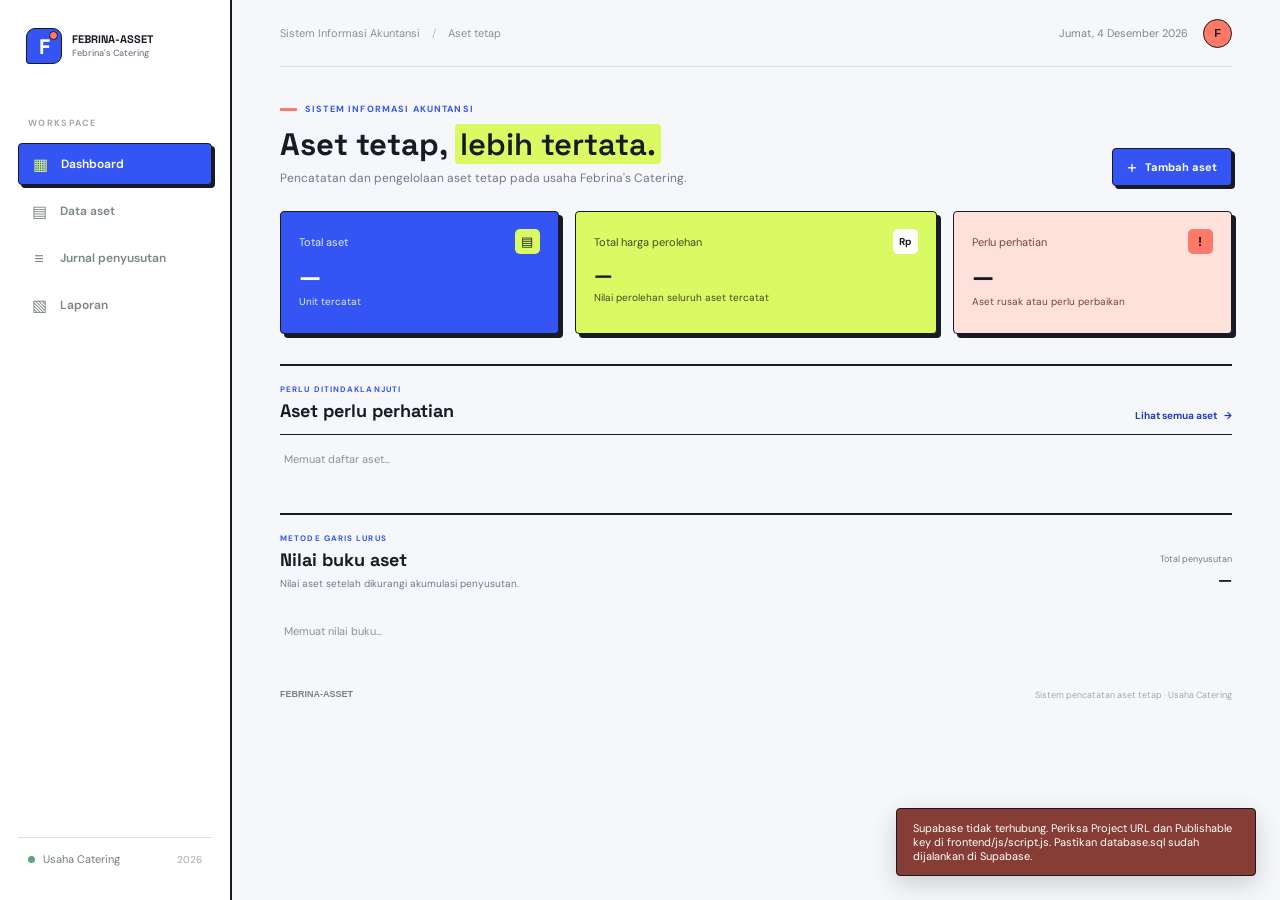
<file: index.html>
<!doctype html>
<html lang="id">
<head>
  <meta charset="utf-8">
  <meta name="viewport" content="width=device-width, initial-scale=1">
  <meta name="theme-color" content="#f6f7fb">
  <title>FEBRINA-ASSET | Sistem Aset Catering</title>
  <link rel="preconnect" href="https://fonts.googleapis.com">
  <link rel="preconnect" href="https://fonts.gstatic.com" crossorigin>
  <link href="https://fonts.googleapis.com/css2?family=DM+Sans:wght@400;500;600;700&family=Space+Grotesk:wght@400;500;600;700&display=swap" rel="stylesheet">
  <link rel="stylesheet" href="frontend/css/style.css">
</head>
<body>
  <div class="app-shell">
    <aside class="sidebar">
      <a class="brand" href="./" aria-label="FEBRINA-ASSET, Febrina's Catering">
        <span class="brand-mark" aria-hidden="true">F<span>.</span></span>
        <span class="brand-copy">
          <span class="brand-name">FEBRINA-ASSET</span>
          <span class="brand-subtitle">Febrina's Catering</span>
        </span>
      </a>
      <div class="workspace-label">WORKSPACE</div>
      <nav class="primary-nav" aria-label="Navigasi utama">
        <a class="nav-link active" href="#dashboard"><span class="nav-icon">▦</span>Dashboard</a>
        <a class="nav-link" href="#data-aset"><span class="nav-icon">▤</span>Data aset</a>
        <a class="nav-link" href="#jurnal-penyusutan"><span class="nav-icon">≡</span>Jurnal penyusutan</a>
        <a class="nav-link" href="#laporan"><span class="nav-icon">▧</span>Laporan</a>
      </nav>
      <div class="sidebar-bottom">
        <span class="status-dot"></span>
        <span>Usaha Catering</span>
        <span class="sidebar-year">2026</span>
      </div>
    </aside>

    <main class="main-content">
      <header class="topbar">
        <div class="breadcrumb">Sistem Informasi Akuntansi <span>/</span> Aset tetap</div>
        <div class="topbar-right"><span class="today-label" id="today-label"></span><span class="avatar" aria-label="FEBRINA">F</span></div>
      </header>

      <section class="page-view" id="dashboard">
      <section class="page-heading">
        <div>
          <div class="eyebrow"><span class="eyebrow-line"></span>SISTEM INFORMASI AKUNTANSI</div>
          <h1>Aset tetap, <em>lebih tertata.</em></h1>
          <p class="page-subtitle">Pencatatan dan pengelolaan aset tetap pada usaha Febrina's Catering.</p>
        </div>
        <button class="button button-primary" id="add-asset-button" type="button"><span class="button-plus">+</span>Tambah aset</button>
      </section>

      <section class="stats-grid" aria-label="Ringkasan aset">
        <article class="stat-card stat-total">
          <div class="stat-top"><span>Total aset</span><span class="stat-icon">▤</span></div>
          <div class="stat-value" id="total-assets">—</div>
          <div class="stat-caption">Unit tercatat</div>
        </article>
        <article class="stat-card stat-value-card">
          <div class="stat-top"><span>Total harga perolehan</span><span class="stat-icon">Rp</span></div>
          <div class="stat-value currency-value" id="total-value">—</div>
          <div class="stat-caption">Nilai perolehan seluruh aset tercatat</div>
        </article>
        <article class="stat-card stat-attention">
          <div class="stat-top"><span>Perlu perhatian</span><span class="stat-icon attention-icon">!</span></div>
          <div class="stat-value" id="attention-assets">—</div>
          <div class="stat-caption">Aset rusak atau perlu perbaikan</div>
        </article>
      </section>
      <section class="attention-panel" aria-labelledby="attention-title">
        <div class="attention-heading">
          <div>
            <div class="section-kicker">PERLU DITINDAKLANJUTI</div>
            <h2 id="attention-title">Aset perlu perhatian</h2>
          </div>
          <a class="text-link" href="#data-aset">Lihat semua aset <span aria-hidden="true">→</span></a>
        </div>
        <div class="attention-list" id="attention-list" aria-live="polite">
          <div class="attention-empty">Memuat daftar aset...</div>
        </div>
      </section>
      <section class="depreciation-panel" aria-labelledby="depreciation-title">
        <div class="depreciation-heading">
          <div>
            <div class="section-kicker">METODE GARIS LURUS</div>
            <h2 id="depreciation-title">Nilai buku aset</h2>
            <p class="depreciation-note">Nilai aset setelah dikurangi akumulasi penyusutan.</p>
          </div>
          <div class="depreciation-total"><span>Total penyusutan</span><strong id="total-depreciation">—</strong></div>
        </div>
        <div class="depreciation-chart" id="depreciation-chart" aria-live="polite">
          <div class="attention-empty">Memuat nilai buku...</div>
        </div>
      </section>
      </section>

      <section class="asset-section page-view" id="data-aset" hidden>
        <div class="section-heading">
          <div>
            <div class="section-kicker">DAFTAR INVENTARIS</div>
            <h2>Data aset</h2>
          </div>
          <div class="table-actions">
            <button class="button button-primary" id="add-asset-from-list" type="button"><span class="button-plus">+</span>Tambah aset</button>
            <select class="condition-filter" id="condition-filter" aria-label="Filter kondisi aset">
              <option value="">Semua kondisi</option>
            </select>
            <label class="search-box" for="asset-search"><span aria-hidden="true">⌕</span><input id="asset-search" type="search" placeholder="Cari nama atau kategori..." autocomplete="off"><kbd>/</kbd></label>
            <button class="button button-outline" id="export-button" type="button" title="Ekspor hasil ke CSV"><span aria-hidden="true">↓</span>Ekspor CSV</button>
            <button class="button button-outline" id="refresh-button" type="button" aria-label="Muat ulang data" title="Muat ulang data"><span class="refresh-icon">↻</span></button>
          </div>
        </div>
        <div class="table-frame">
          <div class="table-scroll">
            <table>
              <thead>
                <tr><th class="col-asset">ASET</th><th>KATEGORI</th><th>LOKASI</th><th>KONDISI</th><th>TGL. PEMBELIAN</th><th class="align-right">HARGA PEROLEHAN</th><th>UMUR MANFAAT</th><th class="align-right">PENYUSUTAN / BULAN</th><th class="align-right">NILAI BUKU</th><th class="col-action" aria-label="Aksi"></th></tr>
              </thead>
              <tbody id="asset-table-body"><tr><td class="table-message" colspan="10"><span class="loading-mark"></span>Memuat data aset...</td></tr></tbody>
            </table>
          </div>
          <div class="table-footer"><span id="result-count">Memuat data...</span><span class="footer-note"><span class="footer-dot"></span>Data tersimpan di Supabase</span></div>
        </div>
      </section>

      <section class="report-section page-view" id="laporan" hidden>
        <div class="report-heading">
          <div>
            <div class="eyebrow"><span class="eyebrow-line"></span>LAPORAN ASET TETAP</div>
            <h1>Laporan aset</h1>
            <p class="page-subtitle">Ringkasan nilai perolehan dan penyusutan aset.</p>
          </div>
          <div class="report-controls no-print">
            <label class="report-period-label" for="report-period">Periode</label>
            <input class="report-period" id="report-period" type="month" aria-label="Periode laporan">
            <button class="button button-primary" id="print-report-button" type="button"><span aria-hidden="true">⎙</span>Cetak laporan</button>
          </div>
        </div>
        <p class="report-as-of" id="report-as-of"></p>
        <section class="report-stats" aria-label="Ringkasan laporan">
          <article class="report-stat"><span>Jumlah aset</span><strong id="report-asset-count">—</strong></article>
          <article class="report-stat"><span>Total harga perolehan</span><strong id="report-acquisition-total">—</strong></article>
          <article class="report-stat"><span>Akumulasi penyusutan</span><strong id="report-depreciation-total">—</strong></article>
          <article class="report-stat"><span>Nilai buku terhitung</span><strong id="report-book-value-total">—</strong></article>
        </section>
        <section class="report-block" aria-labelledby="asset-report-title">
          <div class="report-block-heading"><div><div class="section-kicker">RINGKASAN INVENTARIS</div><h2 id="asset-report-title">Laporan aset tetap</h2></div></div>
          <div class="report-table-frame"><div class="table-scroll">
            <table>
              <thead><tr><th>KODE</th><th>ASET</th><th>KATEGORI</th><th>LOKASI</th><th class="align-right">HARGA PEROLEHAN</th><th class="align-right">AKUM. PENYUSUTAN</th><th class="align-right">NILAI BUKU</th></tr></thead>
              <tbody id="asset-report-body"><tr><td class="table-message" colspan="7">Memuat laporan...</td></tr></tbody>
            </table>
          </div></div>
        </section>
        <section class="report-block depreciation-report-block" aria-labelledby="depreciation-report-title">
          <div class="report-block-heading"><div><div class="section-kicker">METODE GARIS LURUS</div><h2 id="depreciation-report-title">Laporan penyusutan</h2></div><div class="report-month-total"><span>Total Tarif Penyusutan Bulanan</span><strong id="report-monthly-total">—</strong></div></div>
          <div class="report-table-frame"><div class="table-scroll">
            <table>
              <thead><tr><th>KODE</th><th>ASET</th><th>UMUR MANFAAT</th><th class="align-right">PENYUSUTAN BULANAN</th><th class="align-right">AKUM. PENYUSUTAN</th><th class="align-right">NILAI BUKU</th></tr></thead>
              <tbody id="depreciation-report-body"><tr><td class="table-message" colspan="6">Memuat laporan...</td></tr></tbody>
            </table>
          </div></div>
        </section>
      </section>

      <section class="journal-section page-view" id="jurnal-penyusutan" hidden>
        <div class="report-heading">
          <div>
            <div class="eyebrow"><span class="eyebrow-line"></span>JURNAL PENYESUAIAN</div>
            <h1>Jurnal penyusutan</h1>
            <p class="page-subtitle">Pencatatan beban penyusutan aset dengan metode garis lurus.</p>
          </div>
          <div class="report-controls no-print">
            <label class="report-period-label" for="journal-period">Periode</label>
            <input class="report-period" id="journal-period" type="month" aria-label="Periode jurnal penyusutan">
            <button class="button button-primary" id="print-journal-button" type="button"><span aria-hidden="true">⎙</span>Cetak jurnal</button>
          </div>
        </div>
        <p class="report-as-of" id="journal-as-of"></p>
        <p class="report-footnote">Penyusutan mulai dihitung pada bulan setelah bulan pembelian.</p>
        <section class="report-block journal-report-block" aria-labelledby="depreciation-journal-title">
          <div class="report-block-heading">
            <div><div class="section-kicker">RINGKASAN DEBIT DAN KREDIT</div><h2 id="depreciation-journal-title">Jurnal penyusutan</h2></div>
            <div class="journal-totals">
              <span>Total debit <strong id="journal-debit-total">—</strong></span>
              <span>Total kredit <strong id="journal-credit-total">—</strong></span>
              <span class="journal-balance" id="journal-balance">Memeriksa keseimbangan</span>
            </div>
          </div>
          <div class="report-table-frame"><div class="table-scroll">
            <table>
              <thead><tr><th>TANGGAL</th><th>KODE ASET</th><th>ASET</th><th>AKUN</th><th class="align-right">DEBIT</th><th class="align-right">KREDIT</th></tr></thead>
              <tbody id="depreciation-journal-body"><tr><td class="table-message" colspan="6">Memuat jurnal...</td></tr></tbody>
            </table>
          </div></div>
        </section>
        <p class="report-footnote">Jurnal ini merupakan pratinjau berdasarkan estimasi penyusutan dan belum diposting ke buku besar.</p>
      </section>
      <footer class="page-footer"><span>FEBRINA-ASSET</span><span>Sistem pencatatan aset tetap · Usaha Catering</span></footer>
    </main>
  </div>

  <dialog class="asset-dialog" id="asset-dialog" aria-labelledby="dialog-title">
    <form id="asset-form" novalidate>
      <div class="dialog-header">
        <div><div class="section-kicker" id="dialog-kicker">ASET BARU</div><h2 id="dialog-title">Tambah aset</h2></div>
        <button class="icon-button" id="close-dialog-button" type="button" aria-label="Tutup">×</button>
      </div>
      <p class="form-error" id="form-error" role="alert" hidden></p>
      <div class="form-grid">
        <label class="field field-wide">Nama aset <span class="required-mark">*</span><input name="nama_aset" type="text" maxlength="120" placeholder="Contoh: Oven konveksi" required></label>
        <label class="field">Kategori aset <span class="required-mark">*</span><select name="kategori_id" required disabled><option value="">Pilih kategori</option></select></label>
        <label class="field">Lokasi <span class="required-mark">*</span><select name="lokasi_id" required disabled><option value="">Pilih lokasi</option></select></label>
        <label class="field">Kondisi aset <span class="required-mark">*</span><select name="kondisi_id" required disabled><option value="">Pilih kondisi</option></select></label>
        <label class="field">Tanggal pembelian <span class="required-mark">*</span><input name="tanggal_pembelian" type="date" required></label>
        <label class="field field-wide">Harga perolehan (Rp) <span class="required-mark">*</span><input name="harga_perolehan" type="number" min="1" step="1" placeholder="Contoh: 12500000" required></label>
        <label class="field">Umur manfaat (tahun) <span class="required-mark">*</span><input name="umur_manfaat_tahun" type="number" min="1" max="100" step="1" placeholder="Contoh: 5" required></label>
        <label class="field">Nilai residu (Rp) <span class="required-mark">*</span><input name="nilai_residu" type="number" min="0" step="1" value="0" required></label>
      </div>
      <div class="dialog-actions"><button class="button button-outline" id="cancel-dialog-button" type="button">Batal</button><button class="button button-primary" id="save-button" type="submit"><span class="save-label">Simpan aset</span></button></div>
    </form>
  </dialog>
  <dialog class="asset-dialog asset-detail-dialog" id="asset-detail-dialog" aria-labelledby="asset-detail-title">
    <div class="asset-detail-content">
      <div class="dialog-header">
        <div>
          <div class="section-kicker">KARTU DETAIL ASET</div>
          <h2 id="asset-detail-title">Detail aset</h2>
          <p class="asset-id" id="detail-asset-code"></p>
        </div>
        <button class="icon-button" id="close-asset-detail-button" type="button" aria-label="Tutup detail">×</button>
      </div>
      <section class="asset-detail-section" aria-labelledby="detail-identity-heading">
        <h3 id="detail-identity-heading">Identitas aset</h3>
        <dl class="asset-detail-grid">
          <div class="asset-detail-item"><dt>Kode / ID aset</dt><dd id="detail-asset-id"></dd></div>
          <div class="asset-detail-item"><dt>Nama aset</dt><dd id="detail-asset-name"></dd></div>
          <div class="asset-detail-item"><dt>Kategori</dt><dd id="detail-category"></dd></div>
          <div class="asset-detail-item"><dt>Lokasi</dt><dd id="detail-location"></dd></div>
          <div class="asset-detail-item"><dt>Kondisi</dt><dd><span id="detail-condition" class="condition-badge"></span></dd></div>
        </dl>
      </section>
      <section class="asset-detail-section" aria-labelledby="detail-acquisition-heading">
        <h3 id="detail-acquisition-heading">Informasi perolehan</h3>
        <dl class="asset-detail-grid">
          <div class="asset-detail-item"><dt>Tanggal pembelian</dt><dd id="detail-purchase-date"></dd></div>
          <div class="asset-detail-item"><dt>Harga perolehan</dt><dd id="detail-acquisition-cost"></dd></div>
          <div class="asset-detail-item"><dt>Umur manfaat</dt><dd id="detail-useful-life"></dd></div>
          <div class="asset-detail-item"><dt>Nilai residu</dt><dd id="detail-residual-value"></dd></div>
        </dl>
      </section>
      <section class="asset-detail-section" aria-labelledby="detail-depreciation-heading">
        <h3 id="detail-depreciation-heading">Informasi penyusutan</h3>
        <dl class="asset-detail-grid">
          <div class="asset-detail-item"><dt>Metode penyusutan</dt><dd>Garis Lurus</dd></div>
          <div class="asset-detail-item"><dt>Bulan mulai penyusutan</dt><dd id="detail-depreciation-start"></dd></div>
          <div class="asset-detail-item"><dt>Penyusutan per bulan</dt><dd id="detail-monthly-depreciation"></dd></div>
          <div class="asset-detail-item"><dt>Akumulasi penyusutan</dt><dd id="detail-accumulated-depreciation"></dd></div>
          <div class="asset-detail-item"><dt>Nilai buku</dt><dd id="detail-book-value"></dd></div>
          <div class="asset-detail-item"><dt>Per tanggal</dt><dd id="detail-as-of"></dd></div>
        </dl>
      </section>
      <div class="asset-detail-actions"><button class="button button-outline" id="close-asset-detail-action" type="button">Kembali ke data aset</button></div>
    </div>
  </dialog>
  <div class="toast" id="toast" role="status" aria-live="polite"></div>
  <script src="frontend/js/script.js" defer></script>
</body>
</html>
</file>
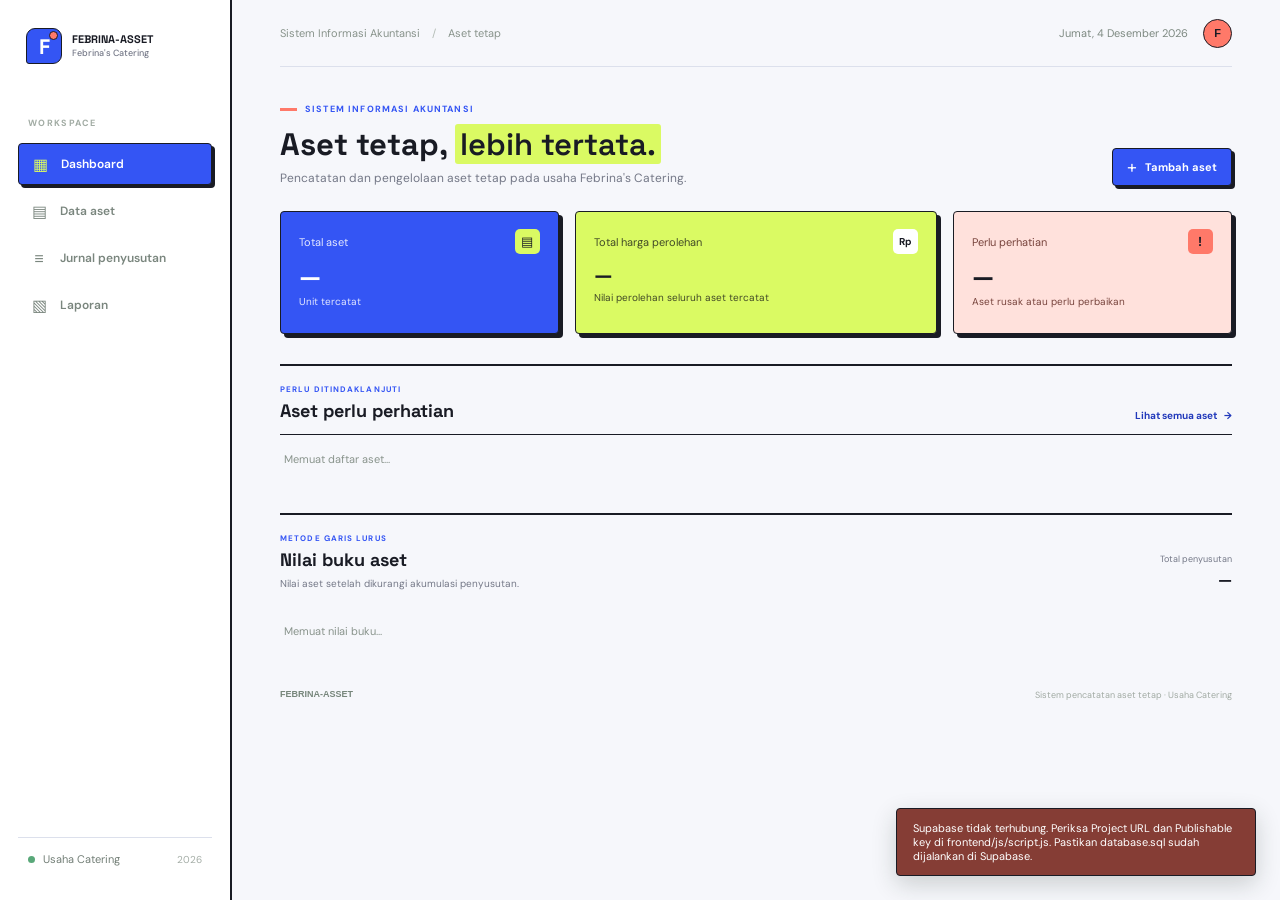
<file: frontend/html/index.html>
<!doctype html>
<html lang="id">
<head>
  <meta charset="utf-8">
  <meta name="viewport" content="width=device-width, initial-scale=1">
  <meta name="theme-color" content="#f6f7fb">
  <title>FEBRINA-ASSET | Sistem Aset Catering</title>
  <link rel="preconnect" href="https://fonts.googleapis.com">
  <link rel="preconnect" href="https://fonts.gstatic.com" crossorigin>
  <link href="https://fonts.googleapis.com/css2?family=DM+Sans:wght@400;500;600;700&family=Space+Grotesk:wght@400;500;600;700&display=swap" rel="stylesheet">
  <link rel="stylesheet" href="../css/style.css">
</head>
<body>
  <div class="app-shell">
    <aside class="sidebar">
      <a class="brand" href="/" aria-label="FEBRINA-ASSET, Febrina's Catering">
        <span class="brand-mark" aria-hidden="true">F<span>.</span></span>
        <span class="brand-copy">
          <span class="brand-name">FEBRINA-ASSET</span>
          <span class="brand-subtitle">Febrina's Catering</span>
        </span>
      </a>
      <div class="workspace-label">WORKSPACE</div>
      <nav class="primary-nav" aria-label="Navigasi utama">
        <a class="nav-link active" href="#dashboard"><span class="nav-icon">▦</span>Dashboard</a>
        <a class="nav-link" href="#data-aset"><span class="nav-icon">▤</span>Data aset</a>
        <a class="nav-link" href="#jurnal-penyusutan"><span class="nav-icon">≡</span>Jurnal penyusutan</a>
        <a class="nav-link" href="#laporan"><span class="nav-icon">▧</span>Laporan</a>
      </nav>
      <div class="sidebar-bottom">
        <span class="status-dot"></span>
        <span>Usaha Catering</span>
        <span class="sidebar-year">2026</span>
      </div>
    </aside>

    <main class="main-content">
      <header class="topbar">
        <div class="breadcrumb">Sistem Informasi Akuntansi <span>/</span> Aset tetap</div>
        <div class="topbar-right"><span class="today-label" id="today-label"></span><span class="avatar" aria-label="FEBRINA">F</span></div>
      </header>

      <section class="page-view" id="dashboard">
      <section class="page-heading">
        <div>
          <div class="eyebrow"><span class="eyebrow-line"></span>SISTEM INFORMASI AKUNTANSI</div>
          <h1>Aset tetap, <em>lebih tertata.</em></h1>
          <p class="page-subtitle">Pencatatan dan pengelolaan aset tetap pada usaha Febrina's Catering.</p>
        </div>
        <button class="button button-primary" id="add-asset-button" type="button"><span class="button-plus">+</span>Tambah aset</button>
      </section>

      <section class="stats-grid" aria-label="Ringkasan aset">
        <article class="stat-card stat-total">
          <div class="stat-top"><span>Total aset</span><span class="stat-icon">▤</span></div>
          <div class="stat-value" id="total-assets">—</div>
          <div class="stat-caption">Unit tercatat</div>
        </article>
        <article class="stat-card stat-value-card">
          <div class="stat-top"><span>Total harga perolehan</span><span class="stat-icon">Rp</span></div>
          <div class="stat-value currency-value" id="total-value">—</div>
          <div class="stat-caption">Nilai perolehan seluruh aset tercatat</div>
        </article>
        <article class="stat-card stat-attention">
          <div class="stat-top"><span>Perlu perhatian</span><span class="stat-icon attention-icon">!</span></div>
          <div class="stat-value" id="attention-assets">—</div>
          <div class="stat-caption">Aset rusak atau perlu perbaikan</div>
        </article>
      </section>
      <section class="attention-panel" aria-labelledby="attention-title">
        <div class="attention-heading">
          <div>
            <div class="section-kicker">PERLU DITINDAKLANJUTI</div>
            <h2 id="attention-title">Aset perlu perhatian</h2>
          </div>
          <a class="text-link" href="#data-aset">Lihat semua aset <span aria-hidden="true">→</span></a>
        </div>
        <div class="attention-list" id="attention-list" aria-live="polite">
          <div class="attention-empty">Memuat daftar aset...</div>
        </div>
      </section>
      <section class="depreciation-panel" aria-labelledby="depreciation-title">
        <div class="depreciation-heading">
          <div>
            <div class="section-kicker">METODE GARIS LURUS</div>
            <h2 id="depreciation-title">Nilai buku aset</h2>
            <p class="depreciation-note">Nilai aset setelah dikurangi akumulasi penyusutan.</p>
          </div>
          <div class="depreciation-total"><span>Total penyusutan</span><strong id="total-depreciation">—</strong></div>
        </div>
        <div class="depreciation-chart" id="depreciation-chart" aria-live="polite">
          <div class="attention-empty">Memuat nilai buku...</div>
        </div>
      </section>
      </section>

      <section class="asset-section page-view" id="data-aset" hidden>
        <div class="section-heading">
          <div>
            <div class="section-kicker">DAFTAR INVENTARIS</div>
            <h2>Data aset</h2>
          </div>
          <div class="table-actions">
            <button class="button button-primary" id="add-asset-from-list" type="button"><span class="button-plus">+</span>Tambah aset</button>
            <select class="condition-filter" id="condition-filter" aria-label="Filter kondisi aset">
              <option value="">Semua kondisi</option>
            </select>
            <label class="search-box" for="asset-search"><span aria-hidden="true">⌕</span><input id="asset-search" type="search" placeholder="Cari nama atau kategori..." autocomplete="off"><kbd>/</kbd></label>
            <button class="button button-outline" id="export-button" type="button" title="Ekspor hasil ke CSV"><span aria-hidden="true">↓</span>Ekspor CSV</button>
            <button class="button button-outline" id="refresh-button" type="button" aria-label="Muat ulang data" title="Muat ulang data"><span class="refresh-icon">↻</span></button>
          </div>
        </div>
        <div class="table-frame">
          <div class="table-scroll">
            <table>
              <thead>
                <tr><th class="col-asset">ASET</th><th>KATEGORI</th><th>LOKASI</th><th>KONDISI</th><th>TGL. PEMBELIAN</th><th class="align-right">HARGA PEROLEHAN</th><th>UMUR MANFAAT</th><th class="align-right">PENYUSUTAN / BULAN</th><th class="align-right">NILAI BUKU</th><th class="col-action" aria-label="Aksi"></th></tr>
              </thead>
              <tbody id="asset-table-body"><tr><td class="table-message" colspan="10"><span class="loading-mark"></span>Memuat data aset...</td></tr></tbody>
            </table>
          </div>
          <div class="table-footer"><span id="result-count">Memuat data...</span><span class="footer-note"><span class="footer-dot"></span>Data tersimpan di Supabase</span></div>
        </div>
      </section>

      <section class="report-section page-view" id="laporan" hidden>
        <div class="report-heading">
          <div>
            <div class="eyebrow"><span class="eyebrow-line"></span>LAPORAN ASET TETAP</div>
            <h1>Laporan aset</h1>
            <p class="page-subtitle">Ringkasan nilai perolehan dan penyusutan aset.</p>
          </div>
          <div class="report-controls no-print">
            <label class="report-period-label" for="report-period">Periode</label>
            <input class="report-period" id="report-period" type="month" aria-label="Periode laporan">
            <button class="button button-primary" id="print-report-button" type="button"><span aria-hidden="true">⎙</span>Cetak laporan</button>
          </div>
        </div>
        <p class="report-as-of" id="report-as-of"></p>
        <section class="report-stats" aria-label="Ringkasan laporan">
          <article class="report-stat"><span>Jumlah aset</span><strong id="report-asset-count">—</strong></article>
          <article class="report-stat"><span>Total harga perolehan</span><strong id="report-acquisition-total">—</strong></article>
          <article class="report-stat"><span>Akumulasi penyusutan</span><strong id="report-depreciation-total">—</strong></article>
          <article class="report-stat"><span>Nilai buku terhitung</span><strong id="report-book-value-total">—</strong></article>
        </section>
        <section class="report-block" aria-labelledby="asset-report-title">
          <div class="report-block-heading"><div><div class="section-kicker">RINGKASAN INVENTARIS</div><h2 id="asset-report-title">Laporan aset tetap</h2></div></div>
          <div class="report-table-frame"><div class="table-scroll">
            <table>
              <thead><tr><th>KODE</th><th>ASET</th><th>KATEGORI</th><th>LOKASI</th><th class="align-right">HARGA PEROLEHAN</th><th class="align-right">AKUM. PENYUSUTAN</th><th class="align-right">NILAI BUKU</th></tr></thead>
              <tbody id="asset-report-body"><tr><td class="table-message" colspan="7">Memuat laporan...</td></tr></tbody>
            </table>
          </div></div>
        </section>
        <section class="report-block depreciation-report-block" aria-labelledby="depreciation-report-title">
          <div class="report-block-heading"><div><div class="section-kicker">METODE GARIS LURUS</div><h2 id="depreciation-report-title">Laporan penyusutan</h2></div><div class="report-month-total"><span>Total Tarif Penyusutan Bulanan</span><strong id="report-monthly-total">—</strong></div></div>
          <div class="report-table-frame"><div class="table-scroll">
            <table>
              <thead><tr><th>KODE</th><th>ASET</th><th>UMUR MANFAAT</th><th class="align-right">PENYUSUTAN BULANAN</th><th class="align-right">AKUM. PENYUSUTAN</th><th class="align-right">NILAI BUKU</th></tr></thead>
              <tbody id="depreciation-report-body"><tr><td class="table-message" colspan="6">Memuat laporan...</td></tr></tbody>
            </table>
          </div></div>
        </section>
      </section>

      <section class="journal-section page-view" id="jurnal-penyusutan" hidden>
        <div class="report-heading">
          <div>
            <div class="eyebrow"><span class="eyebrow-line"></span>JURNAL PENYESUAIAN</div>
            <h1>Jurnal penyusutan</h1>
            <p class="page-subtitle">Pencatatan beban penyusutan aset dengan metode garis lurus.</p>
          </div>
          <div class="report-controls no-print">
            <label class="report-period-label" for="journal-period">Periode</label>
            <input class="report-period" id="journal-period" type="month" aria-label="Periode jurnal penyusutan">
            <button class="button button-primary" id="print-journal-button" type="button"><span aria-hidden="true">⎙</span>Cetak jurnal</button>
          </div>
        </div>
        <p class="report-as-of" id="journal-as-of"></p>
        <p class="report-footnote">Penyusutan mulai dihitung pada bulan setelah bulan pembelian.</p>
        <section class="report-block journal-report-block" aria-labelledby="depreciation-journal-title">
          <div class="report-block-heading">
            <div><div class="section-kicker">RINGKASAN DEBIT DAN KREDIT</div><h2 id="depreciation-journal-title">Jurnal penyusutan</h2></div>
            <div class="journal-totals">
              <span>Total debit <strong id="journal-debit-total">—</strong></span>
              <span>Total kredit <strong id="journal-credit-total">—</strong></span>
              <span class="journal-balance" id="journal-balance">Memeriksa keseimbangan</span>
            </div>
          </div>
          <div class="report-table-frame"><div class="table-scroll">
            <table>
              <thead><tr><th>TANGGAL</th><th>KODE ASET</th><th>ASET</th><th>AKUN</th><th class="align-right">DEBIT</th><th class="align-right">KREDIT</th></tr></thead>
              <tbody id="depreciation-journal-body"><tr><td class="table-message" colspan="6">Memuat jurnal...</td></tr></tbody>
            </table>
          </div></div>
        </section>
        <p class="report-footnote">Jurnal ini merupakan pratinjau berdasarkan estimasi penyusutan dan belum diposting ke buku besar.</p>
      </section>
      <footer class="page-footer"><span>FEBRINA-ASSET</span><span>Sistem pencatatan aset tetap · Usaha Catering</span></footer>
    </main>
  </div>

  <dialog class="asset-dialog" id="asset-dialog" aria-labelledby="dialog-title">
    <form id="asset-form" novalidate>
      <div class="dialog-header">
        <div><div class="section-kicker" id="dialog-kicker">ASET BARU</div><h2 id="dialog-title">Tambah aset</h2></div>
        <button class="icon-button" id="close-dialog-button" type="button" aria-label="Tutup">×</button>
      </div>
      <p class="form-error" id="form-error" role="alert" hidden></p>
      <div class="form-grid">
        <label class="field field-wide">Nama aset <span class="required-mark">*</span><input name="nama_aset" type="text" maxlength="120" placeholder="Contoh: Oven konveksi" required></label>
        <label class="field">Kategori aset <span class="required-mark">*</span><select name="kategori_id" required disabled><option value="">Pilih kategori</option></select></label>
        <label class="field">Lokasi <span class="required-mark">*</span><select name="lokasi_id" required disabled><option value="">Pilih lokasi</option></select></label>
        <label class="field">Kondisi aset <span class="required-mark">*</span><select name="kondisi_id" required disabled><option value="">Pilih kondisi</option></select></label>
        <label class="field">Tanggal pembelian <span class="required-mark">*</span><input name="tanggal_pembelian" type="date" required></label>
        <label class="field field-wide">Harga perolehan (Rp) <span class="required-mark">*</span><input name="harga_perolehan" type="number" min="1" step="1" placeholder="Contoh: 12500000" required></label>
        <label class="field">Umur manfaat (tahun) <span class="required-mark">*</span><input name="umur_manfaat_tahun" type="number" min="1" max="100" step="1" placeholder="Contoh: 5" required></label>
        <label class="field">Nilai residu (Rp) <span class="required-mark">*</span><input name="nilai_residu" type="number" min="0" step="1" value="0" required></label>
      </div>
      <div class="dialog-actions"><button class="button button-outline" id="cancel-dialog-button" type="button">Batal</button><button class="button button-primary" id="save-button" type="submit"><span class="save-label">Simpan aset</span></button></div>
    </form>
  </dialog>
  <dialog class="asset-dialog asset-detail-dialog" id="asset-detail-dialog" aria-labelledby="asset-detail-title">
    <div class="asset-detail-content">
      <div class="dialog-header">
        <div>
          <div class="section-kicker">KARTU DETAIL ASET</div>
          <h2 id="asset-detail-title">Detail aset</h2>
          <p class="asset-id" id="detail-asset-code"></p>
        </div>
        <button class="icon-button" id="close-asset-detail-button" type="button" aria-label="Tutup detail">×</button>
      </div>
      <section class="asset-detail-section" aria-labelledby="detail-identity-heading">
        <h3 id="detail-identity-heading">Identitas aset</h3>
        <dl class="asset-detail-grid">
          <div class="asset-detail-item"><dt>Kode / ID aset</dt><dd id="detail-asset-id"></dd></div>
          <div class="asset-detail-item"><dt>Nama aset</dt><dd id="detail-asset-name"></dd></div>
          <div class="asset-detail-item"><dt>Kategori</dt><dd id="detail-category"></dd></div>
          <div class="asset-detail-item"><dt>Lokasi</dt><dd id="detail-location"></dd></div>
          <div class="asset-detail-item"><dt>Kondisi</dt><dd><span id="detail-condition" class="condition-badge"></span></dd></div>
        </dl>
      </section>
      <section class="asset-detail-section" aria-labelledby="detail-acquisition-heading">
        <h3 id="detail-acquisition-heading">Informasi perolehan</h3>
        <dl class="asset-detail-grid">
          <div class="asset-detail-item"><dt>Tanggal pembelian</dt><dd id="detail-purchase-date"></dd></div>
          <div class="asset-detail-item"><dt>Harga perolehan</dt><dd id="detail-acquisition-cost"></dd></div>
          <div class="asset-detail-item"><dt>Umur manfaat</dt><dd id="detail-useful-life"></dd></div>
          <div class="asset-detail-item"><dt>Nilai residu</dt><dd id="detail-residual-value"></dd></div>
        </dl>
      </section>
      <section class="asset-detail-section" aria-labelledby="detail-depreciation-heading">
        <h3 id="detail-depreciation-heading">Informasi penyusutan</h3>
        <dl class="asset-detail-grid">
          <div class="asset-detail-item"><dt>Metode penyusutan</dt><dd>Garis Lurus</dd></div>
          <div class="asset-detail-item"><dt>Bulan mulai penyusutan</dt><dd id="detail-depreciation-start"></dd></div>
          <div class="asset-detail-item"><dt>Penyusutan per bulan</dt><dd id="detail-monthly-depreciation"></dd></div>
          <div class="asset-detail-item"><dt>Akumulasi penyusutan</dt><dd id="detail-accumulated-depreciation"></dd></div>
          <div class="asset-detail-item"><dt>Nilai buku</dt><dd id="detail-book-value"></dd></div>
          <div class="asset-detail-item"><dt>Per tanggal</dt><dd id="detail-as-of"></dd></div>
        </dl>
      </section>
      <div class="asset-detail-actions"><button class="button button-outline" id="close-asset-detail-action" type="button">Kembali ke data aset</button></div>
    </div>
  </dialog>
  <div class="toast" id="toast" role="status" aria-live="polite"></div>
  <script src="../js/script.js" defer></script>
</body>
</html>
</file>
<file: frontend/css/style.css>
@import url('https://fonts.googleapis.com/css2?family=DM+Sans:wght@400;500;600;700&family=Space+Grotesk:wght@400;500;600;700&display=swap');

:root {
  color-scheme: light;
  --ink: #191b24;
  --muted: #747887;
  --line: #dce0ec;
  --paper: #ffffff;
  --canvas: #f6f7fb;
  --green: #3455f4;
  --green-dark: #2139bb;
  --green-soft: #e9edff;
  --lime: #dafa63;
  --amber: #8c5800;
  --amber-soft: #fff0c2;
  --red: #c34236;
  --red-soft: #ffe2dd;
  --coral: #ff7969;
  font-family: 'DM Sans', sans-serif;
  font-synthesis: none;
  text-rendering: optimizeLegibility;
  -webkit-font-smoothing: antialiased;
}

* { box-sizing: border-box; }
body { margin: 0; color: var(--ink); background: var(--canvas); min-width: 360px; }
button, input, select { font: inherit; }
button { cursor: pointer; }
.app-shell { min-height: 100vh; }
.page-view[hidden] { display: none; }
.sidebar { width: 232px; position: fixed; inset: 0 auto 0 0; z-index: 2; display: flex; flex-direction: column; padding: 28px 18px 20px; background: #fbfcf9; border-right: 1px solid #e9ede7; }
.brand { display: flex; align-items: center; gap: 11px; color: var(--ink); text-decoration: none; padding: 0 8px; }
.brand-mark { display: grid; place-items: center; width: 34px; height: 34px; border-radius: 10px 10px 10px 3px; background: var(--green); color: white; font: 800 19px 'Manrope', sans-serif; }
.brand-mark span { color: var(--lime); }
.brand-name { font: 800 12px 'Manrope', sans-serif; letter-spacing: 0; }
.brand-name span { color: var(--green); }
.workspace-label { margin: 53px 10px 14px; color: #a2aca4; font-size: 9px; font-weight: 700; letter-spacing: 1.3px; }
.primary-nav { display: grid; gap: 5px; }
.nav-link { min-height: 42px; display: flex; align-items: center; gap: 12px; padding: 0 12px; color: #7a867e; border-radius: 6px; font-size: 12px; font-weight: 600; text-decoration: none; transition: background .18s ease, color .18s ease; }
.nav-link:hover { color: var(--green); background: #f0f5f0; }
.nav-link.active { color: var(--green-dark); background: var(--green-soft); }
.nav-icon { width: 18px; text-align: center; font-size: 16px; }
.sidebar-bottom { margin-top: auto; min-height: 43px; display: flex; align-items: center; gap: 8px; padding: 0 10px; color: #727e76; border-top: 1px solid var(--line); font-size: 11px; }
.status-dot, .footer-dot { width: 7px; height: 7px; flex: 0 0 auto; border-radius: 50%; background: #59a879; }
.sidebar-year { margin-left: auto; color: #a4ada6; font-size: 10px; }
.main-content { max-width: 1600px; min-height: 100vh; margin-left: 232px; padding: 0 48px; }
.topbar { height: 67px; display: flex; align-items: center; justify-content: space-between; border-bottom: 1px solid #e9ede7; }
.breadcrumb { color: #88938b; font-size: 11px; }
.breadcrumb span { padding: 0 9px; color: #b3bcb5; }
.topbar-right { display: flex; align-items: center; gap: 15px; }
.today-label { color: #7d8981; font-size: 11px; }
.avatar { display: grid; place-items: center; width: 29px; height: 29px; border: 1px solid #cfe1d1; border-radius: 50%; background: #edf4e9; color: var(--green); font: 700 11px 'Manrope', sans-serif; }
.page-heading { display: flex; align-items: end; justify-content: space-between; gap: 20px; padding: 36px 0 25px; animation: reveal .45s ease both; }
.eyebrow, .section-kicker { display: flex; align-items: center; gap: 8px; color: var(--green); font-size: 9px; font-weight: 700; letter-spacing: 1.15px; }
.eyebrow-line { width: 17px; height: 1px; background: #6aa17e; }
h1, h2, p { margin: 0; }
h1 { margin-top: 11px; font: 700 31px/1.2 'Manrope', sans-serif; letter-spacing: 0; }
h1 em { color: var(--green); font-weight: 600; }
.page-subtitle { margin-top: 7px; color: var(--muted); font-size: 12px; }
.button { display: inline-flex; align-items: center; justify-content: center; gap: 8px; min-height: 38px; padding: 0 14px; border: 1px solid transparent; border-radius: 5px; font-size: 11px; font-weight: 700; transition: background .18s, border-color .18s, transform .18s; }
.button:active { transform: translateY(1px); }
.button-primary { background: var(--green); color: white; }
.button-primary:hover { background: var(--green-dark); }
.button-primary:disabled { opacity: .65; cursor: wait; }
.button-plus { font-size: 18px; font-weight: 400; line-height: 1; }
.button-outline { border-color: #e1e7df; background: white; color: #58645c; }
.button-outline:hover { border-color: #bdcfc0; background: #f8fbf7; }
.stats-grid { display: grid; grid-template-columns: 1fr 1.3fr 1fr; gap: 13px; animation: reveal .5s .04s ease both; }
.stat-card { min-height: 123px; padding: 17px 18px 14px; border: 1px solid var(--line); border-radius: 6px; background: var(--paper); }
.stat-total { border-top: 2px solid #4f9871; }
.stat-value-card { border-top: 2px solid #d0a84e; }
.stat-attention { border-top: 2px solid #d17a61; }
.stat-top { display: flex; align-items: center; justify-content: space-between; color: #77837b; font-size: 11px; }
.stat-icon { display: grid; place-items: center; width: 25px; height: 25px; border-radius: 5px; background: #eef5ef; color: var(--green); font-size: 13px; font-weight: 700; }
.stat-value-card .stat-icon { background: #fbf4e7; color: #a7782e; font-size: 10px; }
.stat-attention .stat-icon { background: var(--red-soft); color: var(--red); }
.stat-value { margin-top: 10px; font: 700 25px/1 'Manrope', sans-serif; }
.currency-value { font-size: 21px; }
.stat-caption { margin-top: 6px; color: #9aa49c; font-size: 10px; }
.attention-panel { margin-top: 30px; padding-top: 18px; border-top: 1px solid var(--line); animation: reveal .55s .08s ease both; }
.attention-heading { display: flex; align-items: end; justify-content: space-between; gap: 16px; margin-bottom: 12px; }
.text-link { display: inline-flex; align-items: center; gap: 7px; color: var(--green); font-size: 10px; font-weight: 700; text-decoration: none; }
.text-link:hover { color: var(--green-dark); }
.attention-list { border-top: 1px solid var(--line); }
.attention-row { min-height: 57px; display: flex; align-items: center; justify-content: space-between; gap: 12px; padding: 9px 4px; border-bottom: 1px solid var(--line); }
.attention-asset { display: flex; align-items: center; gap: 10px; }
.attention-mark { display: grid; place-items: center; width: 25px; height: 25px; flex: 0 0 auto; border-radius: 50%; background: var(--amber-soft); color: var(--amber); font-size: 12px; font-weight: 700; }
.attention-empty { padding: 17px 4px; color: #89948c; font-size: 11px; }
.depreciation-panel { margin-top: 30px; padding: 18px 0 4px; border-top: 2px solid var(--ink); }
.depreciation-heading { display: flex; align-items: end; justify-content: space-between; gap: 18px; margin-bottom: 17px; }
.depreciation-note { margin-top: 6px; color: var(--muted); font-size: 10px; }
.depreciation-total { display: grid; gap: 4px; text-align: right; }
.depreciation-total span { color: var(--muted); font-size: 9px; }
.depreciation-total strong { font: 700 16px 'Space Grotesk', sans-serif; }
.depreciation-chart { display: grid; gap: 13px; }
.depreciation-row { display: grid; grid-template-columns: minmax(150px, 1fr) minmax(120px, 2fr) minmax(115px, .8fr); align-items: center; gap: 14px; min-height: 34px; }
.depreciation-asset { display: grid; gap: 3px; min-width: 0; }
.depreciation-asset .asset-name, .depreciation-asset .asset-id { overflow: hidden; text-overflow: ellipsis; white-space: nowrap; }
.depreciation-track { height: 12px; overflow: hidden; border: 1px solid var(--ink); border-radius: 2px; background: #fff; }
.depreciation-bar { display: block; height: 100%; border-right: 1px solid var(--ink); background: var(--green); }
.depreciation-value { color: var(--ink); text-align: right; font: 600 11px 'Space Grotesk', sans-serif; }
.depreciation-empty { padding: 15px 12px; border: 1px dashed #a9aec0; color: var(--muted); background: #fff; font-size: 11px; }
.unset-value { color: var(--amber); font-size: 9px; font-weight: 600; }
.asset-section { margin-top: 33px; animation: reveal .55s .08s ease both; }
.section-heading { display: flex; align-items: end; justify-content: space-between; gap: 16px; margin-bottom: 14px; }
.section-kicker { font-size: 8px; letter-spacing: 1.1px; }
h2 { margin-top: 5px; font: 700 18px 'Manrope', sans-serif; }
.table-actions { display: flex; align-items: center; gap: 8px; flex-wrap: wrap; }
.condition-filter { height: 36px; padding: 0 26px 0 10px; border: 1px solid #e3e8e1; border-radius: 5px; outline: none; color: #58645c; background: white; font-size: 10px; }
.condition-filter:focus { border-color: #76a486; box-shadow: 0 0 0 3px #e6f1e9; }
.search-box { display: flex; align-items: center; gap: 8px; width: 234px; height: 36px; padding: 0 9px; border: 1px solid #e3e8e1; border-radius: 5px; background: white; color: #88938b; }
.search-box > span { font-size: 19px; line-height: 1; transform: rotate(-18deg); }
.search-box input { width: 100%; min-width: 0; border: 0; outline: 0; color: var(--ink); background: transparent; font-size: 10px; }
.search-box input::placeholder { color: #a2aca4; }
kbd { min-width: 18px; padding: 1px 4px; border: 1px solid #e8ece6; border-radius: 3px; color: #a1aaa3; background: #fafbf9; text-align: center; font: 10px 'DM Sans', sans-serif; }
.refresh-icon { font-size: 18px; line-height: 1; }
.table-frame { overflow: hidden; border: 1px solid var(--line); border-radius: 6px; background: white; }
.table-scroll { overflow-x: auto; }
table { width: 100%; border-collapse: collapse; white-space: nowrap; }
thead { background: #fafbf9; }
th { height: 39px; padding: 0 12px; border-bottom: 1px solid var(--line); color: #89948c; text-align: left; font-size: 8px; font-weight: 700; letter-spacing: .75px; }
th:first-child, td:first-child { padding-left: 17px; }
td { height: 60px; padding: 0 12px; border-bottom: 1px solid #eff1ed; color: #606d64; font-size: 10px; }
tbody tr:last-child td { border-bottom: 0; }
tbody tr:hover { background: #fcfdfb; }
.col-asset { min-width: 195px; }
.col-action { width: 145px; }
.asset-name { color: #28352e; font-size: 11px; font-weight: 700; }
.asset-id { margin-top: 4px; color: #9ba59d; font-size: 9px; }
.category-name { color: #647168; }
.condition-badge { display: inline-flex; align-items: center; gap: 5px; padding: 5px 8px; border-radius: 3px; background: var(--green-soft); color: #36704f; font-size: 9px; font-weight: 600; }
.condition-badge::before { width: 5px; height: 5px; border-radius: 50%; background: currentColor; content: ''; }
.condition-badge.is-warning { background: var(--amber-soft); color: var(--amber); }
.condition-badge.is-danger { background: var(--red-soft); color: var(--red); }
.date-cell { color: #7d8981; }
.align-right { text-align: right; }
.price-cell { color: #39483f; text-align: right; font-weight: 600; }
.row-actions { display: flex; justify-content: flex-end; gap: 3px; }
.row-detail-button { min-height: 27px; padding: 0 7px; border: 1px solid var(--ink); border-radius: 4px; background: #fff; color: var(--ink); font-size: 9px; font-weight: 700; }
.row-detail-button:hover { background: var(--lime); }
.asset-detail-link { display: block; max-width: 100%; padding: 0; border: 0; background: transparent; text-align: left; cursor: pointer; }
.asset-detail-link:hover { color: var(--green-dark); text-decoration: underline; text-underline-offset: 2px; }
.row-button { display: grid; place-items: center; width: 27px; height: 27px; padding: 0; border: 0; border-radius: 4px; background: transparent; color: #8b978e; font-size: 13px; }
.row-button:hover { background: #edf4ee; color: var(--green); }
.row-button.delete:hover { background: var(--red-soft); color: var(--red); }
.table-message { height: 110px; color: #89948c; text-align: center; }
.empty-state { display: grid; gap: 4px; justify-items: center; color: #8a958d; }
.empty-state strong { color: #536158; font-size: 11px; }
.loading-mark { display: inline-block; width: 13px; height: 13px; margin-right: 7px; vertical-align: -2px; border: 2px solid #dce8df; border-top-color: var(--green); border-radius: 50%; animation: spin .8s linear infinite; }
.table-footer { min-height: 39px; display: flex; justify-content: space-between; align-items: center; padding: 0 16px; border-top: 1px solid var(--line); color: #929d95; font-size: 9px; }
.footer-note { display: inline-flex; align-items: center; gap: 6px; }
.footer-dot { width: 6px; height: 6px; }
.page-footer { display: flex; justify-content: space-between; padding: 30px 0 20px; color: #a1aaa3; font-size: 9px; }
.page-footer span:first-child { color: #77867b; font: 700 9px 'Manrope', sans-serif; }
.sr-only { position: absolute; width: 1px; height: 1px; padding: 0; overflow: hidden; clip: rect(0, 0, 0, 0); white-space: nowrap; border: 0; }
.asset-dialog { width: min(520px, calc(100% - 28px)); max-height: calc(100vh - 32px); padding: 0; overflow: auto; border: 1px solid #e3e9e1; border-radius: 8px; color: var(--ink); background: #fff; box-shadow: 0 22px 70px #1e392b2b; }
.asset-dialog::backdrop { background: #1d2d2480; backdrop-filter: blur(2px); }
.asset-dialog form { padding: 24px; }
.dialog-header { display: flex; align-items: flex-start; justify-content: space-between; margin-bottom: 21px; }
.dialog-header h2 { font-size: 21px; }
.icon-button { width: 30px; height: 30px; border: 0; border-radius: 5px; background: #f4f6f2; color: #77837b; font-size: 20px; line-height: 1; }
.form-grid { display: grid; grid-template-columns: 1fr 1fr; gap: 15px 12px; }
.field { display: grid; gap: 7px; color: #56635a; font-size: 10px; font-weight: 600; }
.field-wide { grid-column: 1 / -1; }
.required-mark { color: var(--red); }
.field input, .field select { width: 100%; height: 39px; padding: 0 10px; border: 1px solid #e2e8e0; border-radius: 4px; outline: none; color: #37453b; background: #fff; font-size: 11px; font-weight: 400; }
.field input:focus, .field select:focus { border-color: #76a486; box-shadow: 0 0 0 3px #e6f1e9; }
.field input::placeholder { color: #a4ada6; }
.dialog-actions { display: flex; justify-content: flex-end; gap: 8px; margin-top: 23px; padding-top: 17px; border-top: 1px solid #edf0eb; }
.asset-detail-dialog { width: min(680px, calc(100% - 28px)); }
.asset-detail-dialog::backdrop { background: #1d2d2480; backdrop-filter: blur(2px); }
.asset-detail-content { padding: 24px; }
.asset-detail-content .dialog-header { margin-bottom: 0; }
.asset-detail-content .dialog-header h2 { overflow-wrap: anywhere; }
.asset-detail-section { margin-top: 17px; padding-top: 14px; border-top: 1px solid var(--line); }
.asset-detail-section h3 { margin: 0 0 4px; color: var(--ink); font: 700 13px 'Space Grotesk', sans-serif; }
.asset-detail-grid { display: grid; grid-template-columns: repeat(2, minmax(0, 1fr)); column-gap: 20px; margin: 0; }
.asset-detail-item { min-width: 0; padding: 10px 0; border-bottom: 1px solid #eff1ed; }
.asset-detail-item dt { color: var(--muted); font-size: 10px; }
.asset-detail-item dd { margin: 4px 0 0; color: var(--ink); font-size: 11px; font-weight: 600; overflow-wrap: anywhere; }
.asset-detail-actions { display: flex; justify-content: flex-end; margin-top: 18px; padding-top: 15px; border-top: 1px solid var(--line); }
.form-error { margin: -9px 0 16px; padding: 9px 10px; border: 1px solid #f0d2cd; border-radius: 4px; color: var(--red); background: #fff6f4; font-size: 11px; }
.toast { position: fixed; right: 24px; bottom: 24px; z-index: 5; max-width: min(360px, calc(100vw - 32px)); padding: 12px 16px; transform: translateY(12px); opacity: 0; pointer-events: none; border-radius: 5px; background: #25382c; color: white; box-shadow: 0 8px 24px #1d2d2433; font-size: 11px; transition: opacity .2s ease, transform .2s ease; }
.toast.visible { transform: translateY(0); opacity: 1; }
.toast.error { background: #853d35; }
@keyframes spin { to { transform: rotate(360deg); } }
@keyframes reveal { from { transform: translateY(8px); opacity: 0; } to { transform: translateY(0); opacity: 1; } }

@media (min-width: 1450px) { .main-content { padding-right: 64px; padding-left: 64px; } }
@media (max-width: 1020px) { .sidebar { width: 194px; } .main-content { margin-left: 194px; padding: 0 28px; } .stats-grid { grid-template-columns: 1fr 1.25fr 1fr; gap: 9px; } .stat-card { padding-right: 13px; padding-left: 13px; } .currency-value { font-size: 18px; } }
@media (max-width: 760px) { .sidebar { width: 61px; align-items: center; padding: 18px 7px 14px; } .brand { padding: 0; } .brand-mark { width: 36px; height: 36px; } .brand-name, .workspace-label, .sidebar-bottom > span:not(.status-dot) { display: none; } .primary-nav { width: 100%; margin-top: 38px; } .nav-link { justify-content: center; padding: 0; font-size: 0; } .nav-icon { font-size: 16px; } .sidebar-bottom { justify-content: center; width: 100%; padding: 0; } .main-content { margin-left: 61px; padding: 0 22px; } .topbar { height: 57px; } .breadcrumb { font-size: 9px; } .today-label { display: none; } .page-heading { padding-top: 29px; } h1 { font-size: 27px; } .stats-grid { grid-template-columns: 1fr 1fr; } .stat-attention { grid-column: 1 / -1; min-height: 104px; } .stat-card { min-height: 113px; } .asset-section { margin-top: 26px; } .section-heading { align-items: flex-start; flex-direction: column; } .table-actions { width: 100%; } .search-box { flex: 1; width: auto; } .depreciation-heading { align-items: flex-start; flex-direction: column; } .depreciation-total { text-align: left; } .depreciation-row { grid-template-columns: minmax(100px, 1fr) minmax(80px, 1.4fr); gap: 9px; } .depreciation-value { grid-column: 2; } .table-footer { padding: 0 10px; } .footer-note { font-size: 8px; } }
@media (max-width: 500px) { .main-content { padding: 0 14px; } .page-heading { align-items: flex-start; flex-direction: column; gap: 16px; } .page-heading .button { align-self: flex-start; } .stats-grid { gap: 8px; } .stat-card { padding: 13px 12px; } .stat-value { font-size: 22px; } .currency-value { font-size: 17px; } .stat-caption { font-size: 9px; } .page-footer { gap: 12px; flex-direction: column; padding-top: 23px; } .asset-dialog form, .asset-detail-content { padding: 19px; } .asset-detail-grid { grid-template-columns: 1fr; } .form-grid { grid-template-columns: 1fr; } .field-wide { grid-column: auto; } }
@media (prefers-reduced-motion: reduce) { *, *::before, *::after { scroll-behavior: auto !important; animation-duration: .01ms !important; animation-iteration-count: 1 !important; transition-duration: .01ms !important; } }

.report-section { margin-top: 34px; animation: reveal .5s ease both; }
.journal-section { margin-top: 34px; animation: reveal .5s ease both; }
.report-heading { display: flex; align-items: end; justify-content: space-between; gap: 20px; padding-bottom: 20px; }
.report-heading h1 { margin-top: 12px; }
.report-controls { display: flex; align-items: center; gap: 9px; }
.report-period-label { color: var(--muted); font-size: 10px; font-weight: 600; }
.report-period { min-height: 38px; padding: 0 10px; border: 1px solid var(--ink); border-radius: 4px; color: var(--ink); background: white; font-size: 11px; }
.report-as-of { margin-bottom: 12px; color: var(--muted); font-size: 10px; }
.report-stats { display: grid; grid-template-columns: repeat(4, minmax(0, 1fr)); gap: 12px; }
.report-stat { display: grid; gap: 10px; min-width: 0; padding: 14px; border: 1px solid var(--ink); border-radius: 4px; background: #fff; box-shadow: 3px 3px 0 var(--ink); }
.report-stat:nth-child(1) { background: var(--lime); }
.report-stat:nth-child(3) { background: #ffe1dc; }
.report-stat span { color: #56615a; font-size: 10px; }
.report-stat strong { overflow-wrap: anywhere; font: 700 17px 'Space Grotesk', sans-serif; }
.report-block { margin-top: 30px; }
.report-block-heading { display: flex; align-items: end; justify-content: space-between; gap: 16px; margin-bottom: 13px; }
.report-table-frame { overflow: hidden; border: 1px solid var(--ink); border-radius: 4px; background: #fff; box-shadow: 3px 3px 0 var(--ink); }
.report-table-frame table { min-width: 760px; }
.report-table-frame td { height: 52px; }
.report-month-total { display: grid; gap: 4px; text-align: right; }
.report-month-total span { color: var(--muted); font-size: 9px; }
.report-month-total strong { font: 700 15px 'Space Grotesk', sans-serif; }
.journal-totals { display: flex; align-items: center; justify-content: flex-end; flex-wrap: wrap; gap: 7px 14px; }
.journal-totals > span:not(.journal-balance) { display: grid; gap: 3px; color: var(--muted); font-size: 9px; }
.journal-totals strong { color: var(--ink); font: 700 13px 'Space Grotesk', sans-serif; }
.journal-balance { padding: 5px 8px; border: 1px solid var(--ink); border-radius: 3px; background: var(--lime); color: var(--ink); font-size: 9px; font-weight: 700; }
.journal-balance.is-unbalanced { background: var(--red-soft); color: var(--red); }
.journal-entry-row td:nth-child(4) { color: var(--ink); font-weight: 600; }
.report-table-frame .journal-credit-row td { border-bottom: 2px solid var(--line); }
.report-footnote { margin-top: 13px; color: var(--muted); font-size: 10px; }
@media (max-width: 900px) { .report-stats { grid-template-columns: repeat(2, minmax(0, 1fr)); } }
@media (max-width: 760px) { .report-heading { align-items: flex-start; flex-direction: column; } .report-controls { width: 100%; flex-wrap: wrap; } .report-block-heading { align-items: flex-start; flex-direction: column; } .report-month-total { text-align: left; } .journal-totals { justify-content: flex-start; } }
@media (max-width: 500px) { .report-section { margin-top: 27px; } .report-stats { gap: 9px; } .report-stat { padding: 12px 10px; } .report-stat strong { font-size: 15px; } .report-controls .button { flex: 1; } }
@media print {
  body { min-width: 0; background: #fff; color: #000; }
  .sidebar, .topbar, .page-footer, .no-print { display: none !important; }
  .main-content { max-width: none; margin: 0; padding: 0; }
  .page-view[hidden] { display: none !important; }
  .report-section, .journal-section { display: block !important; margin: 0; animation: none; }
  .report-stats { grid-template-columns: repeat(4, 1fr); }
  .report-stat, .report-table-frame { break-inside: avoid; box-shadow: none; }
  .report-block { break-inside: avoid; }
  .journal-entry-row { break-inside: avoid; }
  .report-table-frame { overflow: visible; }
  .report-table-frame .table-scroll { overflow: visible; }
  .report-table-frame table { min-width: 0; width: 100%; white-space: normal; }
  .report-table-frame th { height: auto; padding: 7px 5px; font-size: 7px; }
  .report-table-frame td { height: auto; padding: 7px 5px; font-size: 8px; }
}

/* Bold, playful finish while keeping the inventory layout familiar. */
body { background: var(--canvas); }
.sidebar { background: #fff; border-right: 2px solid var(--ink); }
.brand-mark { border: 1px solid var(--ink); border-radius: 8px 8px 8px 2px; background: var(--lime); color: var(--ink); font-family: 'Space Grotesk', sans-serif; }
.brand-mark span { color: var(--green); }
.brand-name, h1, h2, .stat-value { font-family: 'Space Grotesk', sans-serif; }
.brand-name span { color: var(--green); }
.nav-link { border-radius: 4px; }
.nav-link.active { border: 1px solid var(--ink); background: var(--green); color: #fff; box-shadow: 3px 3px 0 var(--ink); }
.nav-link.active .nav-icon { color: var(--lime); }
.topbar { border-bottom-color: var(--line); }
.avatar { border-color: var(--ink); background: var(--coral); color: var(--ink); }
.eyebrow, .section-kicker { color: var(--green); }
.eyebrow-line { height: 3px; background: var(--coral); }
h1 { font-weight: 700; }
h1 em { padding: 0 5px; border-radius: 3px; background: var(--lime); color: var(--ink); font-style: normal; }
.button { border-radius: 4px; }
.button-primary { border-color: var(--ink); background: var(--green); box-shadow: 3px 3px 0 var(--ink); }
.button-primary:hover { transform: translate(-1px, -1px); background: var(--green-dark); box-shadow: 4px 4px 0 var(--ink); }
.button-outline { border-color: var(--ink); box-shadow: 2px 2px 0 var(--ink); }
.button-outline:hover { transform: translate(-1px, -1px); border-color: var(--ink); background: var(--lime); box-shadow: 3px 3px 0 var(--ink); }
.stats-grid { gap: 16px; }
.stat-card { border: 1px solid var(--ink); border-radius: 4px; box-shadow: 4px 4px 0 var(--ink); }
.stat-total { border-top: 1px solid var(--ink); background: var(--green); color: #fff; }
.stat-total .stat-top, .stat-total .stat-caption { color: #e4e8ff; }
.stat-total .stat-icon { background: var(--lime); color: var(--ink); }
.stat-value-card { border-top: 1px solid var(--ink); background: var(--lime); }
.stat-value-card .stat-top, .stat-value-card .stat-caption { color: #424a27; }
.stat-value-card .stat-icon { background: #fff; color: var(--ink); }
.stat-attention { border-top: 1px solid var(--ink); background: #ffe1dc; }
.stat-attention .stat-top, .stat-attention .stat-caption { color: #78443d; }
.stat-attention .stat-icon { background: var(--coral); color: var(--ink); }
.attention-panel { border-top: 2px solid var(--ink); }
.attention-list { border-top-color: var(--ink); }
.attention-row { border-bottom-color: var(--line); }
.attention-mark { border: 1px solid var(--ink); background: var(--coral); color: var(--ink); }
.text-link { color: var(--green-dark); }
.condition-filter, .search-box { border-color: var(--ink); border-radius: 4px; }
.condition-filter:focus, .search-box:focus-within { border-color: var(--green); box-shadow: 0 0 0 3px #dfe5ff; }
thead { background: #202330; }
th { border-bottom-color: #202330; color: #fff; }
td { border-bottom-color: var(--line); }
tbody tr:hover { background: #f0f2ff; }
.condition-badge:not(.is-warning):not(.is-danger) { background: var(--lime); color: var(--ink); }
.row-button:hover { background: var(--lime); color: var(--ink); }
.asset-dialog { border: 2px solid var(--ink); border-radius: 6px; box-shadow: 8px 8px 0 #191b2466; }
.field input, .field select { border-color: #bfc5d5; border-radius: 4px; }
.field input:focus, .field select:focus { border-color: var(--green); box-shadow: 0 0 0 3px #dfe5ff; }
.toast { border: 1px solid var(--ink); border-radius: 4px; background: var(--ink); }
.brand { gap: 10px; }
.brand-mark { position: relative; flex: 0 0 36px; width: 36px; height: 36px; border: 1px solid var(--ink); border-radius: 9px 9px 9px 3px; background: var(--green); color: #fff; font: 700 21px 'Space Grotesk', sans-serif; transition: transform .18s ease; }
.brand:hover .brand-mark { transform: rotate(-5deg); }
.brand-mark span { position: absolute; top: 2px; right: 3px; display: grid; place-items: center; width: 9px; height: 9px; border: 1px solid var(--ink); border-radius: 50%; background: var(--coral); color: transparent; font-size: 0; }
.brand-copy { display: grid; gap: 2px; min-width: 0; }
.brand-name { color: var(--ink); font: 700 11px/1.1 'Space Grotesk', sans-serif; white-space: nowrap; }
.brand-name span { color: var(--green); }
.brand-subtitle { color: var(--muted); font-size: 9px; font-weight: 500; white-space: nowrap; }
@media (max-width: 760px) { .brand-copy { display: none; } }
</file>
